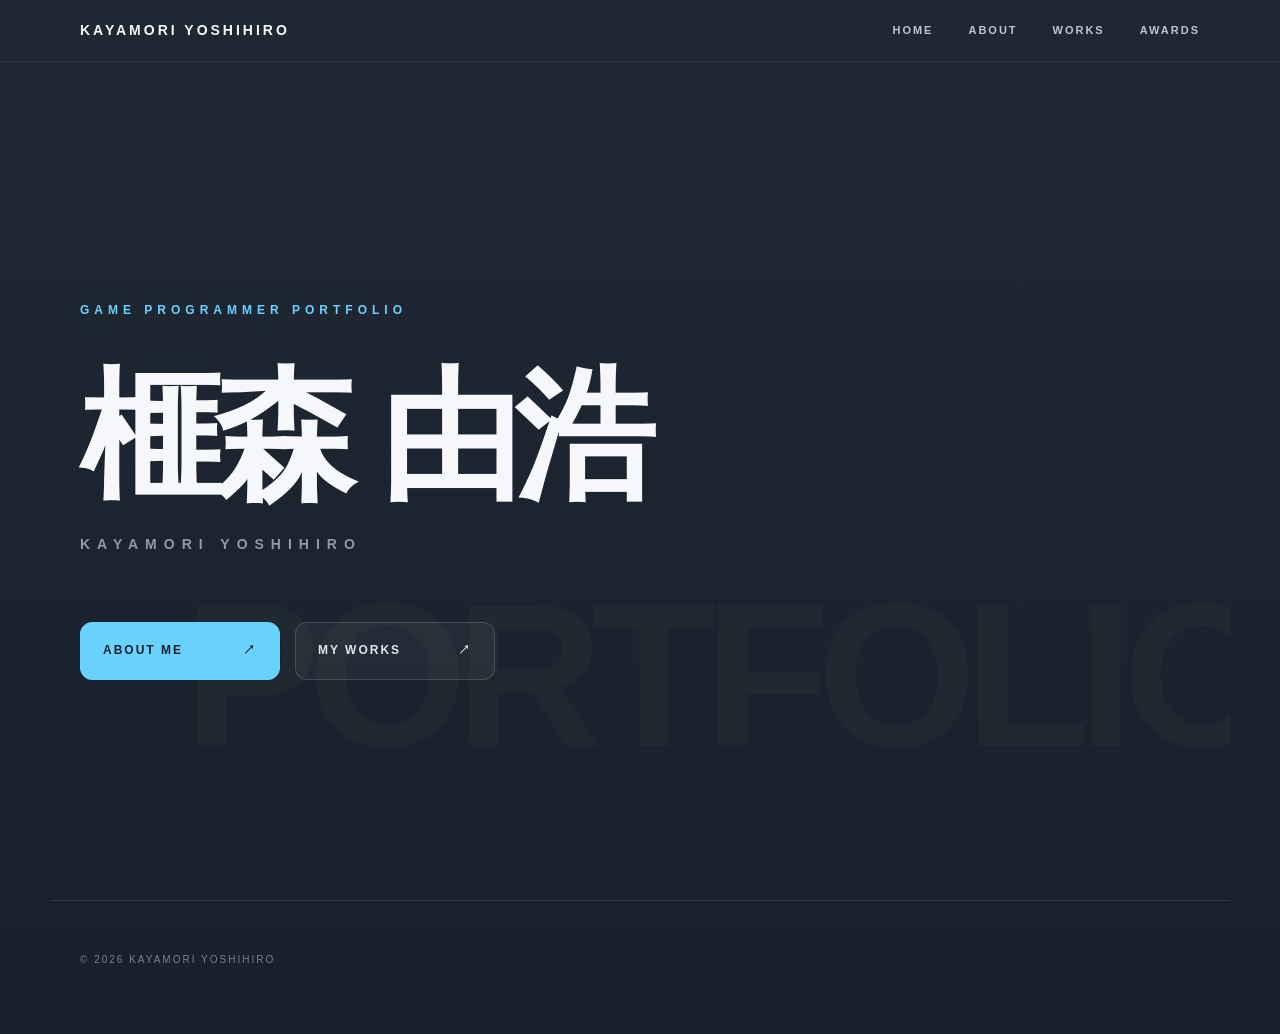
<file: index.html>
<!DOCTYPE html>
<html lang="ja">

<head>
    <meta charset="UTF-8">

    <meta name="viewport"
          content="width=device-width, initial-scale=1.0">

    <title>榧森由浩 | Portfolio</title>

    <link rel="stylesheet"
          href="style.css">
</head>


<body class="home-page">

    <!-- HEADER -->
    <header>

        <div class="header-inner">

            <a href="index.html"
               class="logo">
                KAYAMORI YOSHIHIRO
            </a>

<nav>

    <a href="index.html">
        HOME
    </a>

    <a href="about.html">
        ABOUT
    </a>

    <a href="works.html">
        WORKS
    </a>

    <a href="awards.html">
        AWARDS
    </a>

</nav>

        </div>

    </header>


    <!-- MAIN -->
    <main class="home-main">

        <div class="home-content">

            <p class="home-label">
                GAME PROGRAMMER PORTFOLIO
            </p>


            <h1>
                榧森 由浩
            </h1>


            <p class="home-name">
                KAYAMORI YOSHIHIRO
            </p>


            <div class="home-links">

                <a href="about.html"
                   class="home-button">

                    ABOUT ME

                    <span>
                        ↗
                    </span>

                </a>


                <a href="works.html"
                   class="home-button secondary">

                    MY WORKS

                    <span>
                        ↗
                    </span>

                </a>

            </div>

        </div>


        <div class="home-decoration">
            PORTFOLIO
        </div>

    </main>


    <footer>

        <p>
            © 2026 KAYAMORI YOSHIHIRO
        </p>

    </footer>

</body>

</html>
</file>
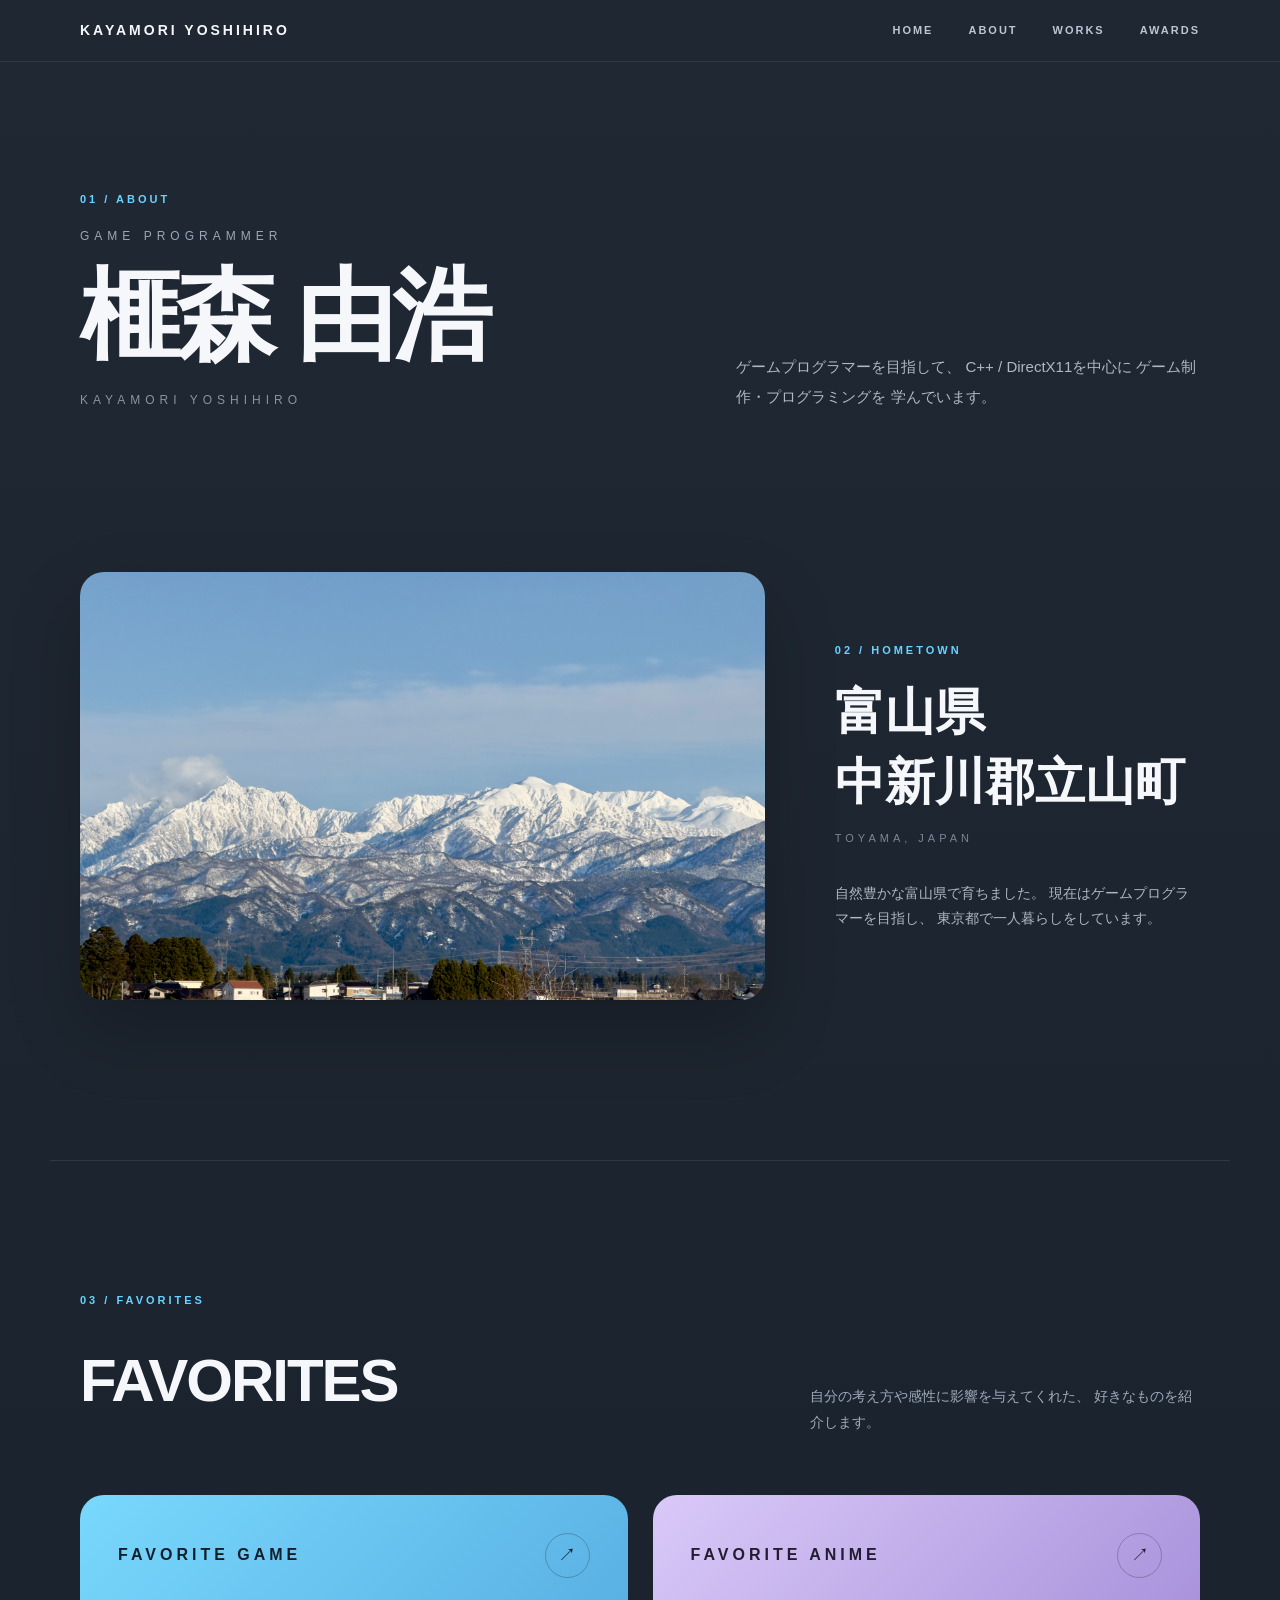
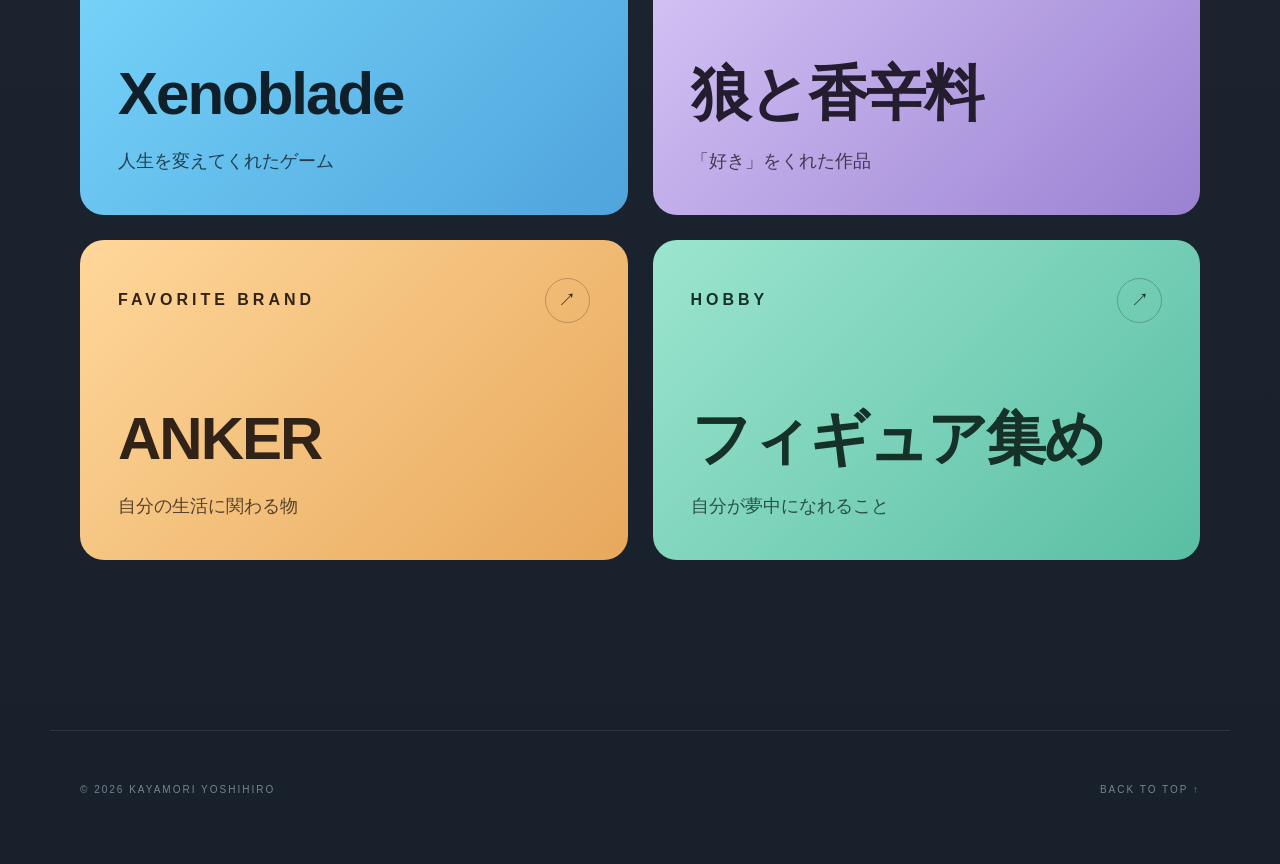
<file: about.html>
<!DOCTYPE html>
<html lang="ja">

<head>

    <meta charset="UTF-8">

    <meta name="viewport"
          content="width=device-width, initial-scale=1.0">

    <title>About | 榧森由浩</title>

    <link rel="stylesheet"
          href="style.css">

</head>


<body>

    <!-- HEADER -->
    <header>

        <div class="header-inner">

            <a href="index.html"
               class="logo">
                KAYAMORI YOSHIHIRO
            </a>

<nav>

    <a href="index.html">
        HOME
    </a>

    <a href="about.html">
        ABOUT
    </a>

    <a href="works.html">
        WORKS
    </a>

    <a href="awards.html">
        AWARDS
    </a>

</nav>

        </div>

    </header>


    <main>

        <!-- =========================
             ABOUT
        ========================== -->

        <section class="about-page">

            <p class="section-number">
                01 / ABOUT
            </p>


            <div class="about-page-header">

                <div>

                    <p class="hello">
                        GAME PROGRAMMER
                    </p>

                    <h1>
                        榧森 由浩
                    </h1>

                    <p class="english-name">
                        KAYAMORI YOSHIHIRO
                    </p>

                </div>


                <div class="about-introduction">

                    <p>
                        ゲームプログラマーを目指して、
                        C++ / DirectX11を中心に
                        ゲーム制作・プログラミングを
                        学んでいます。
                    </p>

                </div>

            </div>

        </section>


        <!-- =========================
             HOMETOWN
        ========================== -->

        <section class="hometown">

            <div class="hometown-image">

                <img src="images/toyama.jpg"
                     alt="富山の風景">

            </div>


            <div class="hometown-info">

                <p class="section-number">
                    02 / HOMETOWN
                </p>

                <h2>
                    富山県<br>
                    中新川郡立山町
                </h2>

                <p class="hometown-sub">
                    TOYAMA, JAPAN
                </p>

                <p>
                    自然豊かな富山県で育ちました。
                    現在はゲームプログラマーを目指し、
                    東京都で一人暮らしをしています。
                </p>

            </div>

        </section>


        <!-- =========================
             FAVORITES
        ========================== -->

        <section class="favorites">

            <div class="favorite-header">

                <div>

<p class="section-number">
    03 / FAVORITES
</p>

                    <h2>
                        FAVORITES
                    </h2>

                </div>

                <p class="favorite-intro">
                    自分の考え方や感性に影響を与えてくれた、
                    好きなものを紹介します。
                </p>

            </div>


            <div class="favorite-links">

                <!-- GAME -->

                <a href="game.html"
                   class="favorite-link game-link">

                    <div class="favorite-top">

                        <span class="favorite-category">
                            FAVORITE GAME
                        </span>

                        <span class="arrow">
                            ↗
                        </span>

                    </div>


                    <div class="favorite-bottom">

                        <h3>
                            Xenoblade
                        </h3>

                        <span>
                            人生を変えてくれたゲーム
                        </span>

                    </div>

                </a>

                <!-- ANIME -->

                <a href="anime.html"
                   class="favorite-link anime-link">

                    <div class="favorite-top">

                        <span class="favorite-category">
                            FAVORITE ANIME
                        </span>

                        <span class="arrow">
                            ↗
                        </span>

                    </div>


                    <div class="favorite-bottom">

                        <h3>
                            狼と香辛料
                        </h3>

                        <span>
                            「好き」をくれた作品
                        </span>

                    </div>

                </a>

                <!-- BRAND -->

                <a href="brand.html"
                   class="favorite-link brand-link">

                    <div class="favorite-top">

                        <span class="favorite-category">
                            FAVORITE BRAND
                        </span>

                        <span class="arrow">
                            ↗
                        </span>

                    </div>


                    <div class="favorite-bottom">

                        <h3>
                            ANKER
                        </h3>

                        <span>
                            自分の生活に関わる物
                        </span>

                    </div>

                </a>

                <!-- HOBBY -->

                <a href="hobby.html"
                   class="favorite-link hobby-link">

                    <div class="favorite-top">

                        <span class="favorite-category">
                            HOBBY
                        </span>

                        <span class="arrow">
                            ↗
                        </span>

                    </div>


                    <div class="favorite-bottom">

                        <h3>
                            フィギュア集め
                        </h3>

                        <span>
                            自分が夢中になれること
                        </span>

                    </div>

                </a>

            </div>

        </section>

    </main>


    <footer>

        <p>
            © 2026 KAYAMORI YOSHIHIRO
        </p>

        <a href="#">
            BACK TO TOP ↑
        </a>

    </footer>

</body>

</html>
</file>
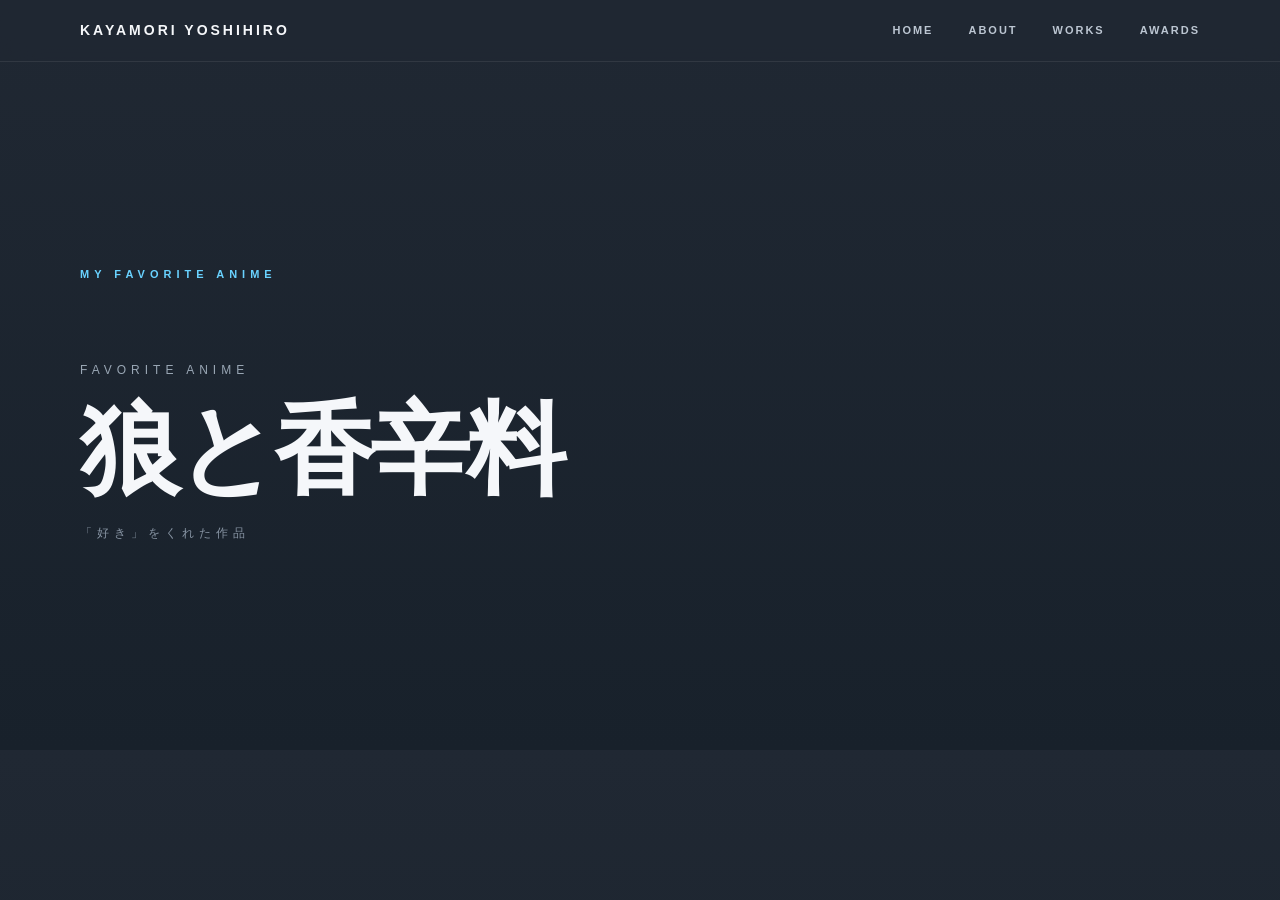
<file: anime.html>
<!DOCTYPE html>
<html lang="ja">

<head>

    <meta charset="UTF-8">

    <meta name="viewport"
          content="width=device-width, initial-scale=1.0">

    <title>Favorite Anime | 榧森由浩</title>

    <link rel="stylesheet"
          href="style.css">

</head>


<body>

    <header>

        <div class="header-inner">

<a href="index.html"
   class="logo">
    KAYAMORI YOSHIHIRO
</a>

<nav>

    <a href="index.html">
        HOME
    </a>

    <a href="about.html">
        ABOUT
    </a>

    <a href="works.html">
        WORKS
    </a>

    <a href="awards.html">
        AWARDS
    </a>

</nav>

        </div>

    </header>


    <main>

        <section class="hero">

            <div class="hero-label">
                MY FAVORITE ANIME
            </div>

            <div class="hero-title">

                <p class="hello">
                    FAVORITE ANIME
                </p>

                <h1>
                    狼と香辛料
                </h1>

                <p class="english-name">
                    「好き」をくれた作品
                </p>

            </div>

        </section>

    </main>

</body>

</html>
</file>
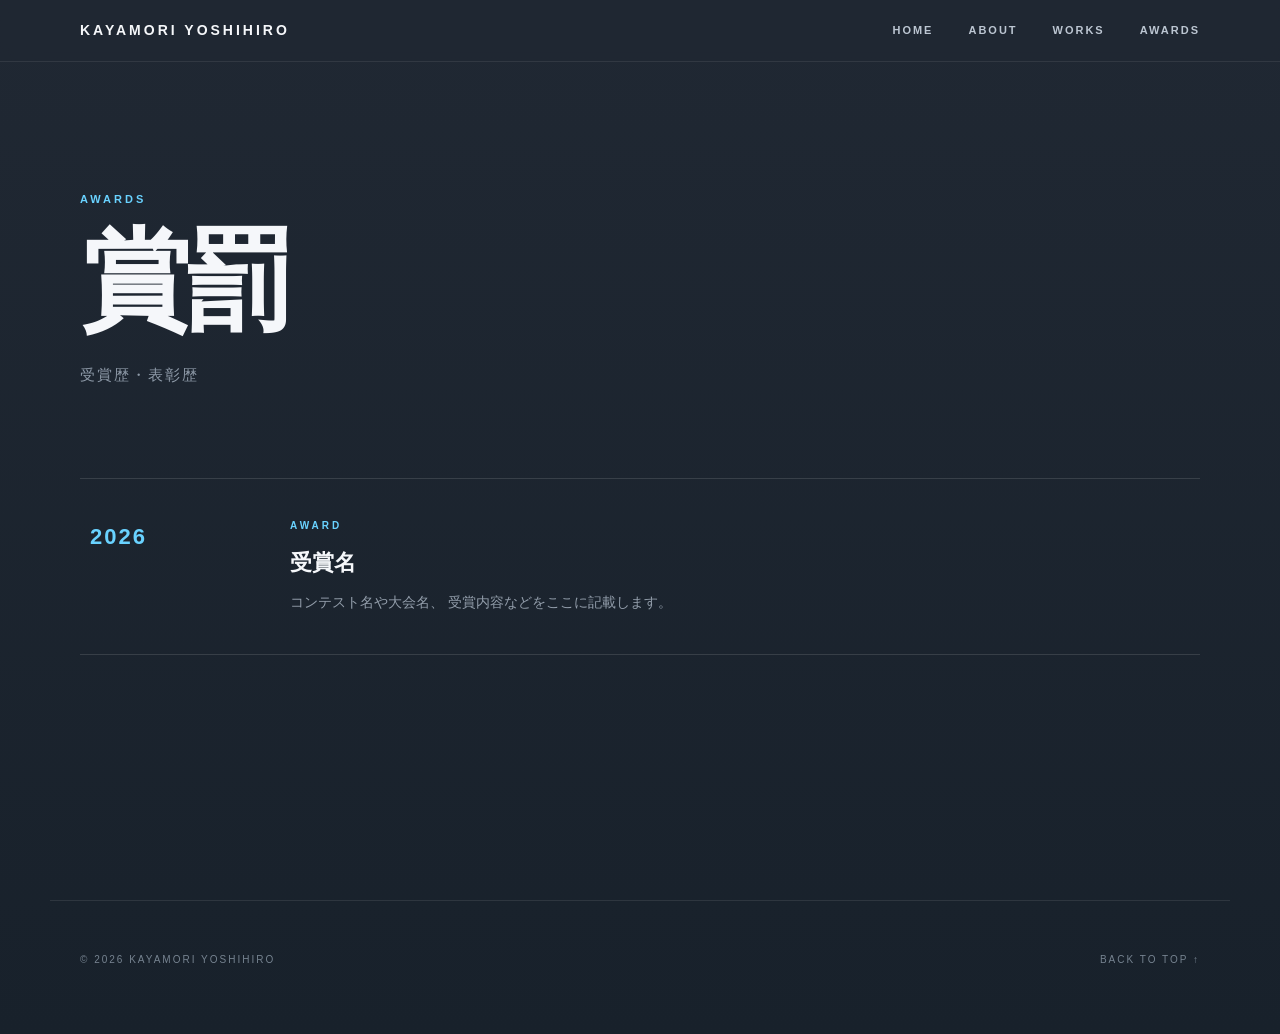
<file: awards.html>
<!DOCTYPE html>
<html lang="ja">

<head>

    <meta charset="UTF-8">

    <meta name="viewport"
          content="width=device-width, initial-scale=1.0">

    <title>賞罰 | 榧森由浩</title>

    <link rel="stylesheet"
          href="style.css">

</head>


<body>

    <!-- HEADER -->
    <header>

        <div class="header-inner">

            <a href="index.html"
               class="logo">
                KAYAMORI YOSHIHIRO
            </a>


            <nav>

                <a href="index.html">
                    HOME
                </a>

                <a href="about.html">
                    ABOUT
                </a>

                <a href="works.html">
                    WORKS
                </a>

                <a href="awards.html">
                    AWARDS
                </a>

            </nav>

        </div>

    </header>


    <main>

        <section class="awards-page">

            <div class="awards-page-title">

                <p class="section-number">
                    AWARDS
                </p>

                <h1>
                    賞罰
                </h1>

                <p>
                    受賞歴・表彰歴
                </p>

            </div>


            <div class="award-list">


                <!-- AWARD 01 -->

                <div class="award-item">

                    <div class="award-date">
                        2026
                    </div>


                    <div class="award-content">

                        <p class="award-type">
                            AWARD
                        </p>

                        <h3>
                            受賞名
                        </h3>

                        <p>
                            コンテスト名や大会名、
                            受賞内容などをここに記載します。
                        </p>

                    </div>

                </div>


            </div>

        </section>

    </main>


    <footer>

        <p>
            © 2026 KAYAMORI YOSHIHIRO
        </p>

        <a href="#">
            BACK TO TOP ↑
        </a>

    </footer>

</body>

</html>
</file>
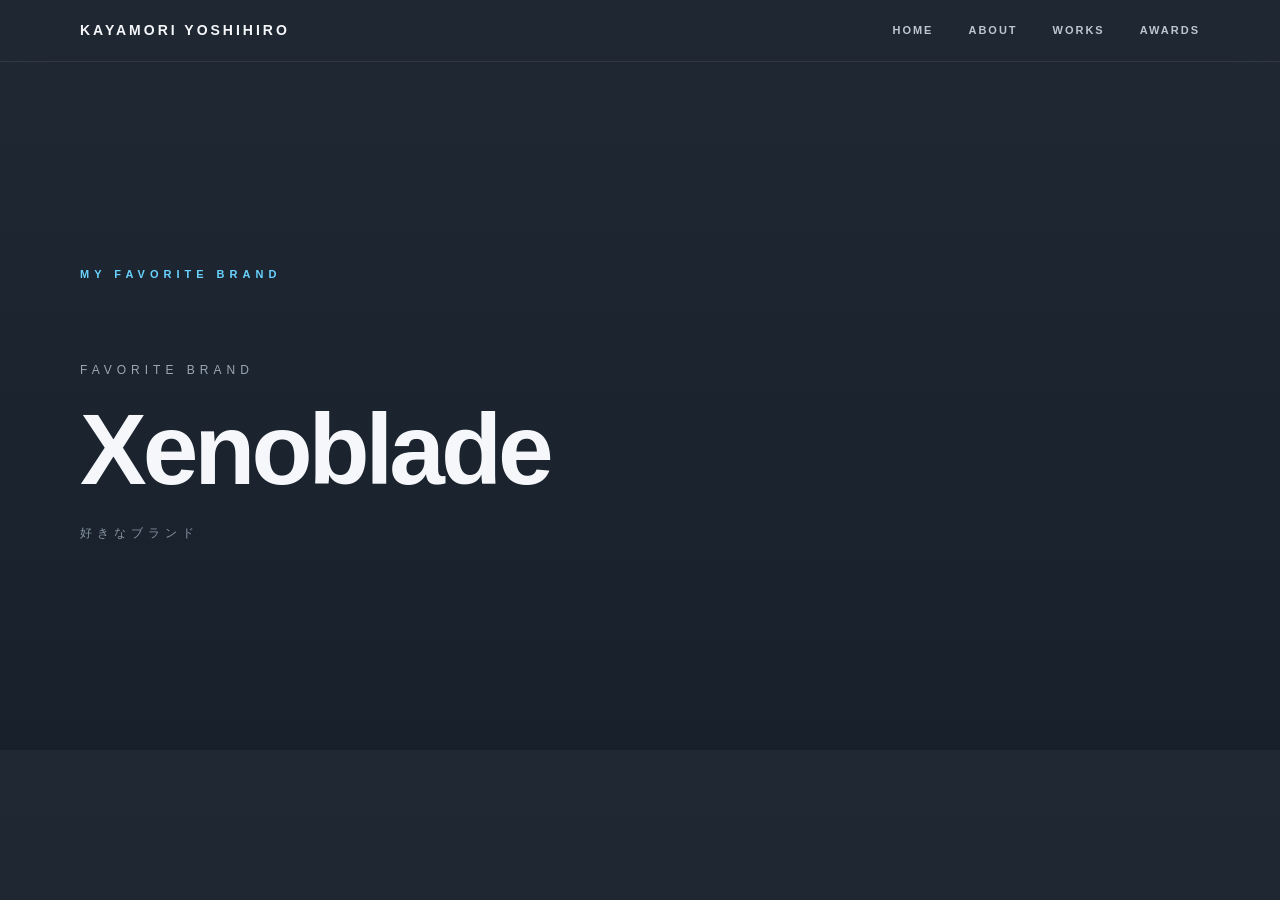
<file: brand.html>
<!DOCTYPE html>
<html lang="ja">

<head>
    <meta charset="UTF-8">
    <meta name="viewport"
          content="width=device-width, initial-scale=1.0">

    <title>Favorite Game | 榧森由浩</title>

    <link rel="stylesheet"
          href="style.css">
</head>

<body>

    <header>

        <div class="header-inner">

<a href="index.html"
   class="logo">
    KAYAMORI YOSHIHIRO
</a>

<nav>

    <a href="index.html">
        HOME
    </a>

    <a href="about.html">
        ABOUT
    </a>

    <a href="works.html">
        WORKS
    </a>

    <a href="awards.html">
        AWARDS
    </a>

</nav>

        </div>

    </header>


    <main>

        <section class="hero">

            <div class="hero-label">
                MY FAVORITE BRAND
            </div>

            <div class="hero-title">

                <p class="hello">
                    FAVORITE BRAND
                </p>

                <h1>
                    Xenoblade
                </h1>

                <p class="english-name">
                    好きなブランド
                </p>

            </div>

        </section>

    </main>

</body>

</html>
</file>
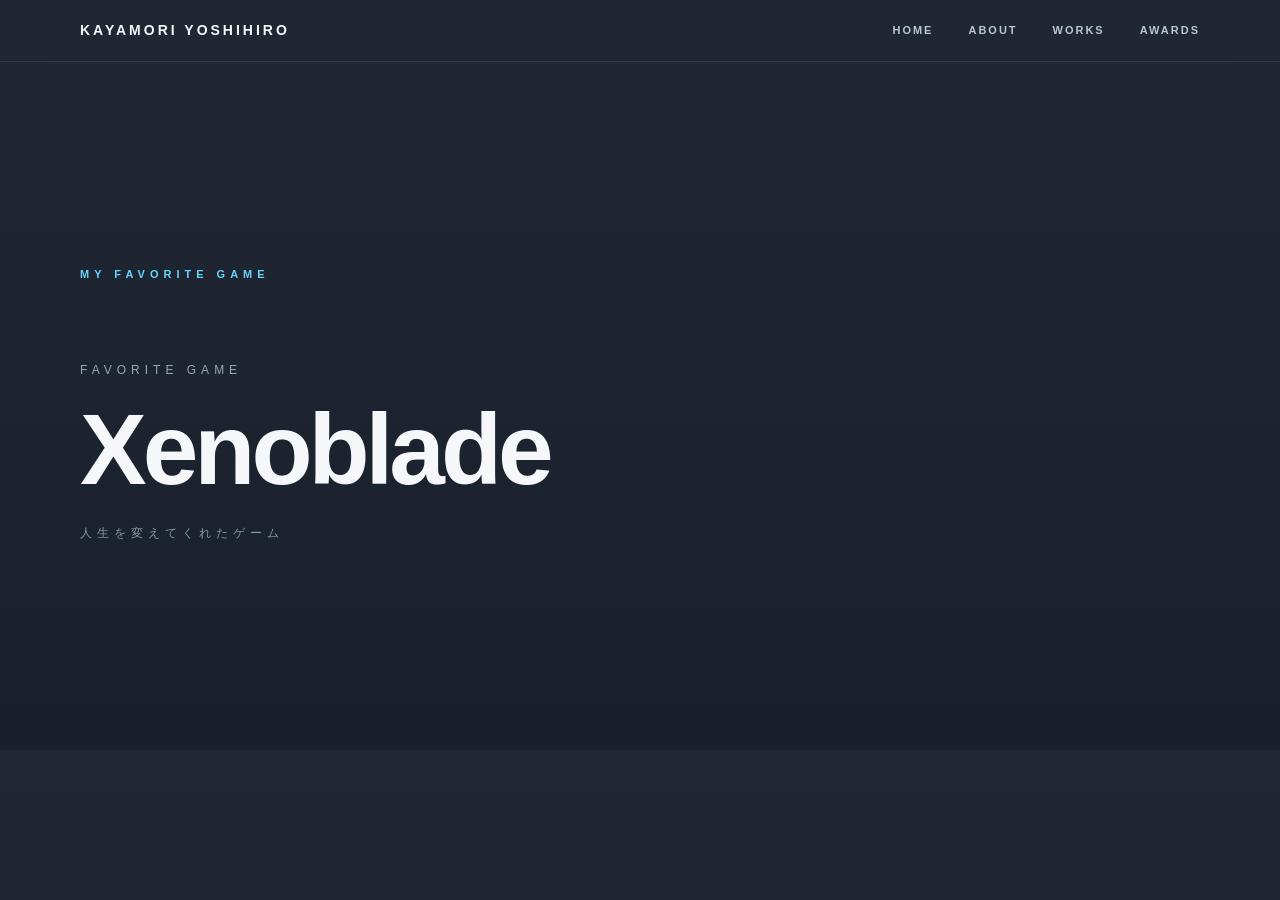
<file: game.html>
<!DOCTYPE html>
<html lang="ja">

<head>
    <meta charset="UTF-8">
    <meta name="viewport"
          content="width=device-width, initial-scale=1.0">

    <title>Favorite Game | 榧森由浩</title>

    <link rel="stylesheet"
          href="style.css">
</head>

<body>

    <header>

        <div class="header-inner">

<a href="index.html"
   class="logo">
    KAYAMORI YOSHIHIRO
</a>

<nav>

    <a href="index.html">
        HOME
    </a>

    <a href="about.html">
        ABOUT
    </a>

    <a href="works.html">
        WORKS
    </a>

    <a href="awards.html">
        AWARDS
    </a>

</nav>

        </div>

    </header>


    <main>

        <section class="hero">

            <div class="hero-label">
                MY FAVORITE GAME
            </div>

            <div class="hero-title">

                <p class="hello">
                    FAVORITE GAME
                </p>

                <h1>
                    Xenoblade
                </h1>

                <p class="english-name">
                    人生を変えてくれたゲーム
                </p>

            </div>

        </section>

    </main>

</body>

</html>
</file>
<file: style.css>
/* ========================================
   RESET
======================================== */

* {
    margin: 0;
    padding: 0;
    box-sizing: border-box;
}


html {
    scroll-behavior: smooth;
}


body {

    background:
        linear-gradient(
            180deg,
            #202833 0%,
            #18212b 100%
        );

    color: #f5f7fa;

    font-family:
        "Segoe UI",
        "Yu Gothic",
        "Hiragino Kaku Gothic ProN",
        sans-serif;

    line-height: 1.8;
}


a {
    color: inherit;
    text-decoration: none;
}


img {
    display: block;
    width: 100%;
}


/* ========================================
   HEADER
======================================== */

header {

    position: fixed;

    top: 0;
    left: 0;

    width: 100%;

    z-index: 1000;

    background:
        rgba(32, 40, 51, 0.82);

    backdrop-filter: blur(18px);

    border-bottom:
        1px solid rgba(255,255,255,0.08);
}


.header-inner {

    max-width: 1180px;

    margin: auto;

    padding: 18px 30px;

    display: flex;

    justify-content: space-between;
    align-items: center;
}


/* LOGO */

.logo {
    width: auto;
    height: auto;

    display: inline-block;

    background: transparent;

    color: #f5f7fa;

    font-size: 14px;
    font-weight: 800;

    letter-spacing: 3px;

    border-radius: 0;

    transition: color 0.25s ease;
}

.logo:hover {
    color: #69d2ff;
}

/* NAV */

nav {

    display: flex;

    gap: 35px;
}


nav a {

    font-size: 11px;

    font-weight: 600;

    letter-spacing: 2px;

    color: #bcc6d2;

    transition: 0.25s;
}


nav a:hover {

    color: #69d2ff;
}


/* ========================================
   共通
======================================== */

section {

    max-width: 1180px;

    margin: auto;

    padding-left: 30px;
    padding-right: 30px;
}


.section-number {

    color: #69d2ff;

    font-size: 11px;

    font-weight: 700;

    letter-spacing: 3px;

    margin-bottom: 16px;
}


/* ========================================
   HERO
======================================== */

.hero {

    min-height: 750px;

    padding-top: 190px;
    padding-bottom: 130px;

    display: flex;

    flex-direction: column;

    justify-content: center;
}


.hero-label {

    color: #69d2ff;

    font-size: 11px;

    font-weight: 700;

    letter-spacing: 5px;

    margin-bottom: 75px;
}


.hero-main {

    display: grid;

    grid-template-columns:
        1.2fr 1fr;

    gap: 100px;

    align-items: end;
}


.hello {

    color: #9aa7b5;

    font-size: 12px;

    letter-spacing: 5px;

    margin-bottom: 18px;
}


.hero h1 {

    font-size:
        clamp(55px, 8vw, 100px);

    line-height: 1;

    letter-spacing: -4px;

    margin-bottom: 24px;
}


.english-name {

    color: #8794a3;

    letter-spacing: 5px;

    font-size: 12px;
}


.hero-description {

    padding-bottom: 12px;
}


.hero-description h2 {

    font-size: 30px;

    line-height: 1.6;

    margin-bottom: 30px;
}


.hero-description p {

    color: #aeb9c5;

    font-size: 15px;

    max-width: 450px;
}


/* ========================================
   HOMETOWN
======================================== */

.hometown {

    padding-bottom: 160px;

    display: grid;

    grid-template-columns:
        1.5fr 0.8fr;

    gap: 70px;

    align-items: center;
}


/* IMAGE */

.hometown-image {

    position: relative;

    aspect-ratio: 16 / 10;

    overflow: hidden;

    border-radius: 24px;

    box-shadow:
        0 30px 70px
        rgba(0,0,0,0.22);
}


.hometown-image img {

    width: 100%;
    height: 100%;

    object-fit: cover;

    transition:
        transform 0.8s ease;
}


.hometown-image:hover img {

    transform: scale(1.035);
}


/* INFO */

.hometown-info {

    padding: 30px 0;
}


.hometown-info h2 {

    font-size:
        clamp(32px, 4vw, 50px);

    line-height: 1.4;

    margin-bottom: 12px;
}


.hometown-sub {

    color: #7b8794;

    font-size: 11px;

    letter-spacing: 4px;

    margin-bottom: 32px;
}


.hometown-info > p:last-child {

    color: #aeb8c3;

    font-size: 14px;
}


/* ========================================
   AWARDS
======================================== */

.awards {
    padding-top: 130px;
    padding-bottom: 150px;

    border-top:
        1px solid rgba(255, 255, 255, 0.09);
}


/* HEADER */

.awards-header {
    display: flex;

    justify-content: space-between;
    align-items: end;

    margin-bottom: 60px;
}


.awards-header h2 {
    font-size:
        clamp(38px, 5vw, 60px);

    letter-spacing: -2px;
}


.awards-intro {
    max-width: 390px;

    color: #9eabb8;

    font-size: 14px;
}


/* LIST */

.award-list {
    border-top:
        1px solid rgba(255, 255, 255, 0.12);
}


.award-item {
    display: grid;

    grid-template-columns:
        160px 1fr;

    gap: 40px;

    padding:
        38px 10px;

    border-bottom:
        1px solid rgba(255, 255, 255, 0.12);

    transition:
        padding-left 0.25s ease,
        background 0.25s ease;
}


.award-item:hover {
    padding-left: 20px;

    background:
        rgba(255, 255, 255, 0.025);
}


/* 年 */

.award-date {
    color: #69d2ff;

    font-size: 22px;
    font-weight: 700;

    letter-spacing: 2px;
}


/* 内容 */

.award-type {
    color: #69d2ff;

    font-size: 10px;
    font-weight: 700;

    letter-spacing: 3px;

    margin-bottom: 8px;
}


.award-content h3 {
    font-size: 22px;

    margin-bottom: 8px;
}


.award-content > p:last-child {
    color: #929daa;

    font-size: 14px;
}


/* ========================================
   FAVORITES
======================================== */

.favorites {

    padding-top: 130px;
    padding-bottom: 170px;

    border-top:
        1px solid rgba(255,255,255,0.09);
}


.favorite-header {

    display: flex;

    justify-content: space-between;

    align-items: end;

    margin-bottom: 60px;
}


.favorite-header h2 {

    font-size:
        clamp(38px, 5vw, 60px);

    letter-spacing: -2px;
}


.favorite-intro {

    max-width: 390px;

    color: #9eabb8;

    font-size: 14px;
}


/* ========================================
   FAVORITE BUTTON
======================================== */

.favorite-links {

    display: grid;

    grid-template-columns:
        repeat(2, 1fr);

    gap: 25px;
}


.favorite-link {
    min-height: 320px;

    padding: 38px;

    border-radius: 24px;

    display: flex;

    flex-direction: column;

    justify-content: space-between;

    transition:
        transform 0.3s ease,
        box-shadow 0.3s ease;

    overflow: hidden;
}

/* GAME */

.game-link {
    background:
        linear-gradient(
            135deg,
            #79d8fc 0%,
            #4fa4dc 100%
        );

    color: #10202a;
}

/* ANIME */

.anime-link {
    background:
        linear-gradient(
            135deg,
            #d9c9f8 0%,
            #9a81d2 100%
        );

    color: #241d30;
}

/* BRAND */

.brand-link {
    background:
        linear-gradient(
            135deg,
            #ffd79a 0%,
            #e7a85c 100%
        );

    color: #322318;
}

/* HOBBY */

.hobby-link {
    background:
        linear-gradient(
            135deg,
            #9ce5cf 0%,
            #59bea3 100%
        );

    color: #153128;
}


/* HOVER */

.favorite-link:hover {

    transform:
        translateY(-8px);

    box-shadow:
        0 30px 60px
        rgba(0,0,0,0.20);
}


/* TOP */

.favorite-top {

    display: flex;

    justify-content: space-between;

    align-items: center;
}


.favorite-category {
    font-size: 16px;

    font-weight: 800;

    letter-spacing: 4px;
}

.arrow {

    width: 45px;
    height: 45px;

    display: flex;

    justify-content: center;
    align-items: center;

    border:
        1px solid rgba(0,0,0,0.22);

    border-radius: 50%;

    font-size: 18px;

    transition: 0.3s;
}


.favorite-link:hover .arrow {

    transform:
        translate(4px, -4px);

    background:
        rgba(255,255,255,0.3);
}


/* BOTTOM */

.favorite-bottom h3 {

    font-size:
        clamp(38px, 5vw, 60px);

    line-height: 1.2;

    letter-spacing: -2px;

    margin-bottom: 16px;
}


.favorite-bottom > span {
    display: block;

    font-size: 18px;

    font-weight: 500;

    line-height: 1.7;

    opacity: 0.8;
}

/* ========================================
   FOOTER
======================================== */

footer {

    max-width: 1180px;

    margin: auto;

    padding:
        50px 30px 65px;

    border-top:
        1px solid rgba(255,255,255,0.09);

    display: flex;

    justify-content: space-between;

    color: #768390;

    font-size: 10px;

    letter-spacing: 2px;
}


footer a {

    transition: 0.25s;
}


footer a:hover {

    color: #69d2ff;
}


/* ========================================
   TABLET / SMARTPHONE
======================================== */

@media (max-width: 768px) {

    .header-inner {

        padding: 15px 20px;
    }


    .logo {

        width: 40px;
        height: 40px;
    }


    nav {

        gap: 15px;
    }


    nav a {

        font-size: 8px;

        letter-spacing: 1px;
    }


    section {

        padding-left: 20px;
        padding-right: 20px;
    }


    /* HERO */

    .hero {

        min-height: auto;

        padding-top: 160px;
        padding-bottom: 100px;
    }


    .hero-label {

        margin-bottom: 50px;
    }


    .hero-main {

        grid-template-columns: 1fr;

        gap: 55px;
    }


    .hero h1 {

        font-size: 55px;

        letter-spacing: -3px;
    }


    .hero-description h2 {

        font-size: 23px;
    }


    /* HOMETOWN */

    .hometown {

        grid-template-columns: 1fr;

        gap: 40px;

        padding-bottom: 110px;
    }


    .hometown-image {

        border-radius: 18px;
    }


    /* AWARDS */

.awards {
    padding-top: 90px;
    padding-bottom: 110px;
}

.awards-header {
    display: block;

    margin-bottom: 40px;
}

.awards-intro {
    margin-top: 20px;
}

.award-item {
    grid-template-columns: 1fr;

    gap: 12px;

    padding: 30px 5px;
}

.award-item:hover {
    padding-left: 5px;
}


    /* FAVORITE */

    .favorites {

        padding-top: 90px;

        padding-bottom: 110px;
    }


    .favorite-header {

        display: block;

        margin-bottom: 40px;
    }


    .favorite-intro {

        margin-top: 20px;
    }


    .favorite-links {

        grid-template-columns: 1fr;
    }


    .favorite-link {

        min-height: 300px;

        padding: 28px;
    }


    footer {

        margin-left: 20px;
        margin-right: 20px;

        padding-left: 0;
        padding-right: 0;
    }

    /* HOME */

.home-main {

    padding:
        150px 20px
        80px;
}


.home-content h1 {

    font-size: 60px;

    letter-spacing: -4px;
}


.home-name {

    font-size: 10px;

    letter-spacing: 4px;
}


.home-links {

    flex-direction: column;

    align-items: flex-start;

    margin-top: 45px;
}


.home-button {

    width: 100%;

    max-width: 300px;
}


/* ABOUT */

.about-page {

    padding-top: 150px;

    padding-bottom: 100px;
}


.about-page-header {

    grid-template-columns: 1fr;

    gap: 50px;
}


.about-page h1 {

    font-size: 55px;
}


/* WORKS */

.works-page {
    padding-top: 150px;
    padding-bottom: 110px;
}


.works-heading {
    margin-bottom: 60px;
}


.works-heading h1 {
    font-size: 55px;
}


.works-grid {
    grid-template-columns: 1fr;

    gap: 65px;
}


.work-image {
    border-radius: 17px;
}


.work-title-row h2 {
    font-size: 30px;
}

}
/* ========================================
   HOME PAGE
======================================== */

.home-main {

    position: relative;

    min-height: 100vh;

    max-width: 1180px;

    margin: auto;

    padding:
        160px 30px
        80px;

    display: flex;

    align-items: center;

    overflow: hidden;
}


.home-content {

    position: relative;

    z-index: 2;
}


.home-label {

    color: #69d2ff;

    font-size: 12px;

    font-weight: 700;

    letter-spacing: 5px;

    margin-bottom: 45px;
}


.home-content h1 {

    font-size:
        clamp(70px, 11vw, 150px);

    line-height: 1;

    letter-spacing: -7px;

    margin-bottom: 25px;
}


.home-name {

    color: #8e9aa8;

    font-size: 14px;

    font-weight: 600;

    letter-spacing: 7px;
}


/* HOME BUTTON */

.home-links {

    display: flex;

    gap: 15px;

    margin-top: 65px;
}


.home-button {

    min-width: 200px;

    padding:
        17px 22px;

    display: flex;

    align-items: center;

    justify-content: space-between;

    background: #69d2ff;

    color: #17212b;

    border: 1px solid #69d2ff;

    border-radius: 12px;

    font-size: 12px;

    font-weight: 800;

    letter-spacing: 2px;

    transition:
        transform 0.25s ease,
        background 0.25s ease;
}


.home-button.secondary {

    color: #dce4ec;

    background:
        rgba(255,255,255,0.04);

    border-color:
        rgba(255,255,255,0.15);
}


.home-button:hover {

    transform:
        translateY(-4px);
}


.home-button.secondary:hover {

    background:
        rgba(255,255,255,0.08);

    border-color: #69d2ff;
}


/* 背景文字 */

.home-decoration {

    position: absolute;

    right: -40px;
    bottom: 40px;

    color:
        rgba(255,255,255,0.025);

    font-size:
        clamp(100px, 16vw, 240px);

    font-weight: 900;

    letter-spacing: -12px;

    pointer-events: none;
}



/* ========================================
   ABOUT PAGE
======================================== */

.about-page {

    padding-top: 190px;

    padding-bottom: 160px;
}


.about-page-header {

    display: grid;

    grid-template-columns:
        1.2fr 1fr;

    gap: 100px;

    align-items: end;
}


.about-page h1 {

    font-size:
        clamp(55px, 8vw, 100px);

    line-height: 1;

    letter-spacing: -4px;

    margin-bottom: 25px;
}


.about-introduction h2 {

    font-size: 28px;

    line-height: 1.6;

    margin-bottom: 25px;
}


.about-introduction p {

    color: #aeb9c5;

    font-size: 15px;

    line-height: 2;
}


/* ========================================
   AWARDS PAGE
======================================== */

.awards-page {
    min-height: 100vh;

    padding-top: 190px;
    padding-bottom: 150px;
}


.awards-page-title {
    margin-bottom: 90px;
}


.awards-page-title h1 {
    font-size:
        clamp(60px, 9vw, 110px);

    line-height: 1;

    letter-spacing: -5px;

    margin-bottom: 25px;
}


.awards-page-title > p:last-child {
    color: #8e9aa8;

    font-size: 15px;

    letter-spacing: 2px;
}


/* ========================================
   WORKS PAGE
======================================== */

.works-page {
    padding-top: 190px;
    padding-bottom: 160px;
}


/* HEADER */

.works-heading {
    margin-bottom: 90px;
}


.works-heading h1 {
    font-size:
        clamp(60px, 9vw, 110px);

    line-height: 1;

    letter-spacing: -5px;

    margin-bottom: 30px;
}


.works-description {
    max-width: 600px;

    color: #9eabb8;

    font-size: 15px;

    line-height: 2;
}


/* ========================================
   WORKS GRID
======================================== */

.works-grid {
    display: grid;

    grid-template-columns:
        repeat(2, 1fr);

    gap: 80px 35px;
}


/* ========================================
   WORK ITEM
======================================== */

.work-item {
    display: block;
}


.work-image {
    position: relative;

    width: 100%;

    aspect-ratio: 16 / 10;

    overflow: hidden;

    border-radius: 22px;

    background: #273340;

    transition:
        transform 0.35s ease,
        box-shadow 0.35s ease;
}


.work-image img {
    width: 100%;
    height: 100%;

    object-fit: cover;

    transition:
        transform 0.6s ease;
}


/* HOVER */

.work-item:hover .work-image {
    transform: translateY(-7px);

    box-shadow:
        0 25px 55px
        rgba(0, 0, 0, 0.25);
}


.work-item:hover .work-image img {
    transform: scale(1.04);
}


/* ========================================
   NUMBER
======================================== */

.work-number {
    position: absolute;

    top: 20px;
    right: 20px;

    width: 48px;
    height: 48px;

    display: flex;

    align-items: center;
    justify-content: center;

    border-radius: 50%;

    background:
        rgba(24, 33, 43, 0.85);

    color: #ffffff;

    font-size: 12px;
    font-weight: 700;

    letter-spacing: 1px;

    backdrop-filter: blur(10px);
}


/* ========================================
   IMAGE PLACEHOLDER
======================================== */

.work-placeholder {
    display: flex;

    justify-content: center;
    align-items: center;

    background:
        linear-gradient(
            135deg,
            #7764a9,
            #a48ad2
        );

    color:
        rgba(255, 255, 255, 0.55);

    font-size: 16px;

    font-weight: 700;

    letter-spacing: 5px;
}


.work-placeholder.blue {
    background:
        linear-gradient(
            135deg,
            #377c9d,
            #69d2ff
        );
}


/* ========================================
   INFORMATION
======================================== */

.work-info {
    padding-top: 25px;
}


/* TAG */

.work-meta {
    display: flex;

    flex-wrap: wrap;

    gap: 8px;

    margin-bottom: 15px;
}


.work-meta span {
    padding:
        5px 12px;

    border:
        1px solid
        rgba(255, 255, 255, 0.13);

    border-radius: 20px;

    color: #8fa0af;

    font-size: 10px;

    font-weight: 600;

    letter-spacing: 1px;
}


/* TITLE */

.work-title-row {
    display: flex;

    justify-content: space-between;

    align-items: center;

    margin-bottom: 15px;
}


.work-title-row h2 {
    font-size:
        clamp(28px, 4vw, 42px);

    letter-spacing: -1px;
}


.work-arrow {
    width: 43px;
    height: 43px;

    display: flex;

    justify-content: center;
    align-items: center;

    border:
        1px solid
        rgba(255, 255, 255, 0.16);

    border-radius: 50%;

    color: #69d2ff;

    transition:
        background 0.25s ease,
        transform 0.25s ease;
}


.work-item:hover .work-arrow {
    background: #69d2ff;

    color: #18212b;

    transform:
        translate(3px, -3px);
}


/* DESCRIPTION */

.work-info > p {
    color: #929eaa;

    font-size: 14px;

    line-height: 1.9;

    max-width: 520px;
}
</file>
